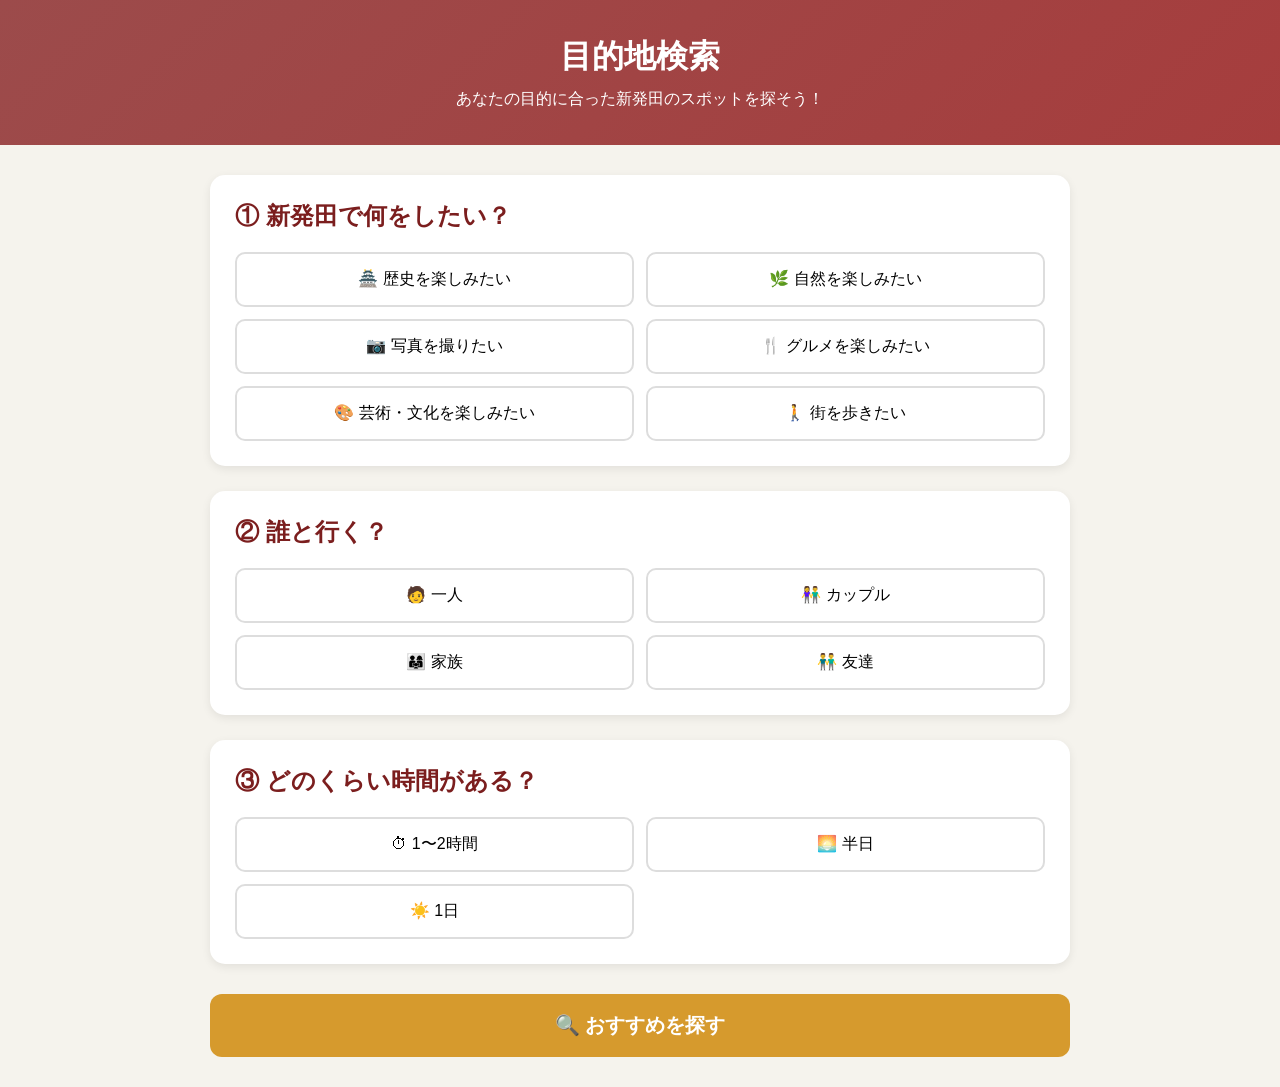
<file: index.html>
<!DOCTYPE html>
<html lang="ja">
<head>
    <meta charset="UTF-8">
    <meta name="viewport" content="width=device-width, initial-scale=1.0">

    <title>しばた観光ナビ</title>

    <link rel="stylesheet" href="style.css">
</head>
<body>
    <header>
        <h1>目的地検索</h1>
        <p>あなたの目的に合った新発田のスポットを探そう！</p>
    </header>
    <main>
        <section class="question">

    <h2>① 新発田で何をしたい？</h2>
    <div class="buttons purpose-buttons">
        <button data-purpose="歴史">🏯 歴史を楽しみたい</button>
        <button data-purpose="自然">🌿 自然を楽しみたい</button>
        <button data-purpose="写真">📷 写真を撮りたい</button>
        <button data-purpose="グルメ">🍴 グルメを楽しみたい</button>
        <button data-purpose="芸術">🎨 芸術・文化を楽しみたい</button>
        <button data-purpose="街歩き">🚶 街を歩きたい</button>
    </div>
</section>

        <section class="question">
            <h2>② 誰と行く？</h2>
            <div class="buttons people-buttons">
                <button data-people="一人">🧑 一人</button>
                <button data-people="カップル">👫 カップル</button>
                <button data-people="家族">👨‍👩‍👧 家族</button>
                <button data-people="友達">👬 友達</button>
            </div>
        </section>

        <section class="question">
            <h2>③ どのくらい時間がある？</h2>
            <div class="buttons time-buttons">
                <button data-time="短時間">⏱ 1〜2時間</button>
                <button data-time="半日">🌅 半日</button>
                <button data-time="1日">☀️ 1日</button>
            </div>
        </section>

        <button id="searchButton">
            🔍 おすすめを探す
        </button>

        <section id="result">
            <h2>⭐ あなたへのおすすめ</h2>

            <div id="resultList"></div>
        </section>
    </main>
    <script src="script.js"></script>

</body>
</html>
</file>
<file: style.css>
* {
    box-sizing: border-box;
}

body {
    margin: 0;
    font-family: "Yu Gothic", "Meiryo", sans-serif;
    background-color: #f5f3ed;
    color: #333;
}

header {
    background: linear-gradient(135deg, #9c4b4b, #a63d3d);
    color: white;
    text-align: center;
    padding: 35px 20px;
}

header h1 {
    margin: 0 0 10px;
    font-size: 32px;
}

header p {
    margin: 0;
}

main {
    max-width: 900px;
    margin: 30px auto;
    padding: 0 20px;
}

.question {
    background-color: white;
    border-radius: 15px;
    padding: 25px;
    margin-bottom: 25px;
    box-shadow: 0 3px 10px rgba(0, 0, 0, 0.08);
}

.question h2 {
    margin-top: 0;
    color: #7b1e1e;
}

.buttons {
    display: grid;
    grid-template-columns: repeat(2, 1fr);
    gap: 12px;
}

.buttons button {
    background-color: #fff;
    border: 2px solid #ddd;
    border-radius: 10px;
    padding: 15px;
    font-size: 16px;
    cursor: pointer;
    transition: 0.2s;
}

.buttons button:hover { /*カーソルが乗った時の色*/
    background-color: #f8eaea;
    border-color: #a63d3d;
}

.buttons button.selected {  /*クリック時の色*/
    background-color: #a63d3d;
    color: white;
    border-color: #7b1e1e;
}

#searchButton {
    display: block;
    width: 100%;
    padding: 18px;
    margin: 30px 0;
    background-color: #d69a2d;
    color: white;
    border: none;
    border-radius: 12px;
    font-size: 20px;
    font-weight: bold;
    cursor: pointer;
}

#searchButton:hover {
    background-color: #bd8420;
}

#result {
    display: none;
}

#result h2 {
    color: #7b1e1e;
}

.spot-card {
    background-color: white;
    border-radius: 15px;
    padding: 20px;
    margin-bottom: 20px;
    box-shadow: 0 3px 10px rgba(0, 0, 0, 0.1);
}

.spot-card h3 {
    margin-top: 0;
    color: #7b1e1e;
    font-size: 22px;
}

.rank {
    color: #d69a2d;
    font-size: 22px;
    font-weight: bold;
}

.score {
    display: inline-block;
    background-color: #f8eaea;
    color: #7b1e1e;
    padding: 5px 10px;
    border-radius: 20px;
    margin-bottom: 10px;
}

.reason {
    background-color: #f5f3ed;
    padding: 12px;
    border-radius: 8px;
    margin-top: 10px;
}

.access {
    color: #555;
    margin-top: 10px;
}

/*地図ページへ遷移するボタン*/
.map-button{
    margin-top:15px;
    background:#3ba63f;
    color:white;
    border:none;
    border-radius:25px;
    padding:12px 18px;
    font-size:16px;
    font-weight:bold;
    cursor:pointer;
    transition:0.2s;
}

.map-button:hover{
    background:#2e8f32;
}

.map-button:active{
    transform:scale(0.96);
}

@media (max-width: 600px) {
    header h1 {
        font-size: 26px;
    }
    .buttons {
        grid-template-columns: 1fr;
    }
    .question {
        padding: 20px 15px;
    }
}
</file>
